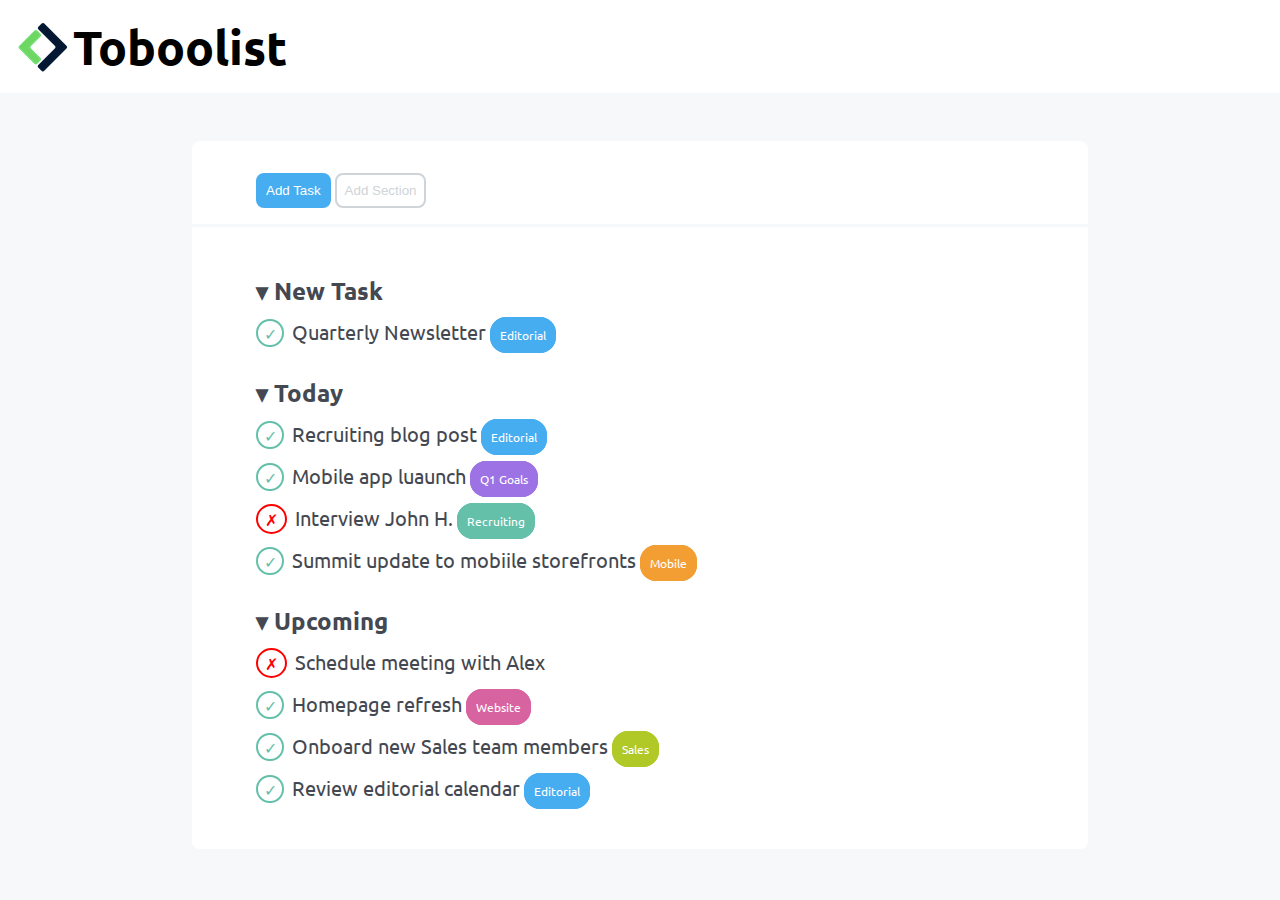
<file: index.html>
<!DOCTYPE html>
<html lang="en">

<head>
  <meta charset="UTF-8">
  <meta name="viewport" content="width=device-width, initial-scale=1.0">
  <title>Toboolist</title>

  <link rel="preconnect" href="https://fonts.googleapis.com">
  <link rel="preconnect" href="https://fonts.gstatic.com" crossorigin>
  <link
    href="https://fonts.googleapis.com/css2?family=Rubik:ital,wght@0,300..900;1,300..900&family=Ubuntu:ital,wght@0,300;0,400;0,500;0,700;1,300;1,400;1,500;1,700&display=swap"
    rel="stylesheet">

  <link rel="stylesheet" href="./assets/css/style.css">
</head>

<body>
  <!-- header -->
  <header>
    <img id="header_image" src="./assets/img/logo copia.png" alt="logo image">
    <span id="header_title">Toboolist</span>
  </header>
  <!-- /header -->

  <!-- main -->
  <main>

    <!-- first container -->
    <div class="nav_container">
      <nav id="nav_header">
        <button class="nav_button blue_button">Add Task</button>
        <button class="nav_button white_button">Add Section</button>
      </nav>
    </div>
    <!-- /first container -->

    <!-- main container -->
    <div class="main_container">

      <!-- new task section -->
      <section class="section_task">
        <div class="title">&#x25BE; New Task</div>
        <div class="row">
          <span class="ok_button">&check;</span>
          <span class="task_title">Quarterly Newsletter</span>
          <span class="list_button blue_button">Editorial</span>
        </div>
      </section>
      <!-- /new task section -->

      <!-- today task section -->
      <section class="section_task">
        <div class="title">&#x25BE; Today</div>
        <div class="row">
          <span class="ok_button">&check;</span>
          <span class="task_title">Recruiting blog post</span>
          <span class="list_button blue_button">Editorial</span>
        </div>
        <div class="row">
          <span class="ok_button">&check;</span>
          <span class="task_title">Mobile app luaunch</span>
          <span class="list_button violet_button">Q1 Goals</span>
        </div>
        <div class="row">
          <span class="no_button">&cross;</span>
          <span class="task_title">Interview John H.</span>
          <span class="list_button green_button">Recruiting</span>
        </div>
        <div class="row">
          <span class="ok_button">&check;</span>
          <span class="task_title">Summit update to mobiile storefronts</span>
          <span class="list_button orange_button">Mobile</span>
        </div>
      </section>
      <!-- /today task section -->

      <!-- upcoming task section -->
      <section class="section_task">
        <div class="title">&#x25BE; Upcoming</div>
        <div class="row">
          <span class="no_button">&cross;</span>
          <span class="task_title">Schedule meeting with Alex</span>
        </div>
        <div class="row">
          <span class="ok_button">&check;</span>
          <span class="task_title">Homepage refresh</span>
          <span class="list_button purple_button">Website</span>
        </div>
        <div class="row">
          <span class="ok_button">&check;</span>
          <span class="task_title">Onboard new Sales team members</span>
          <span class="list_button limegreen_button">Sales</span>
        </div>
        <div class="row">
          <span class="ok_button">&check;</span>
          <span class="task_title">Review editorial calendar</span>
          <span class="list_button blue_button">Editorial</span>
        </div>
      </section>
      <!-- /upcoming task section -->

    </div>
    <!-- main container -->

  </main>
  <!-- main -->

</body>

</html>
</file>
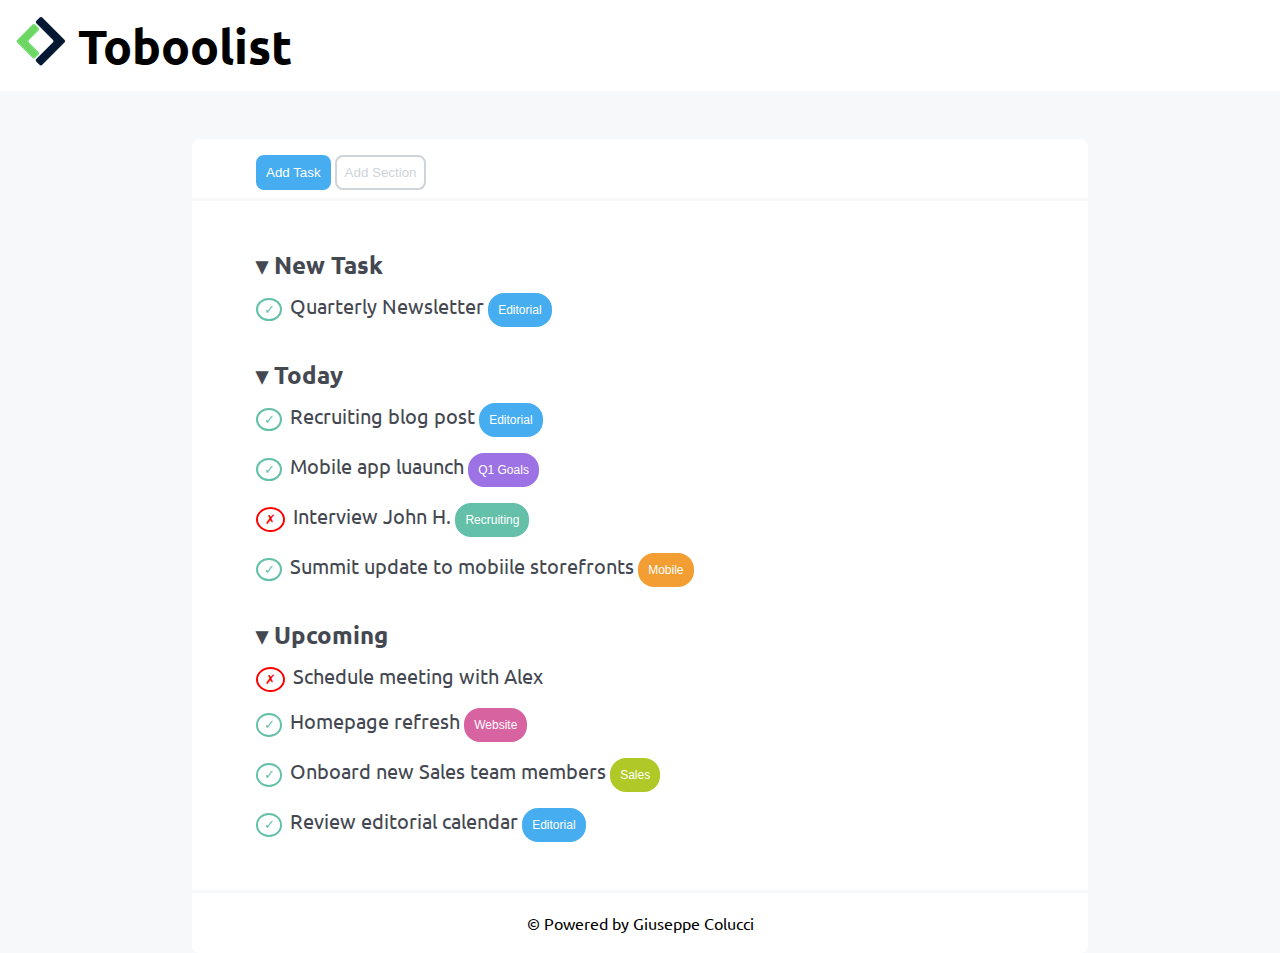
<file: bonus/index.html>
<!DOCTYPE html>
<html lang="en">

<head>
  <meta charset="UTF-8">
  <meta name="viewport" content="width=device-width, initial-scale=1.0">
  <title>Toboolist</title>

  <link rel="preconnect" href="https://fonts.googleapis.com">
  <link rel="preconnect" href="https://fonts.gstatic.com" crossorigin>
  <link
    href="https://fonts.googleapis.com/css2?family=Rubik:ital,wght@0,300..900;1,300..900&family=Ubuntu:ital,wght@0,300;0,400;0,500;0,700;1,300;1,400;1,500;1,700&display=swap"
    rel="stylesheet">

  <link rel="stylesheet" href="./style.css">
</head>

<body>
  <!-- header -->
  <header>
    <img id="header_image" src="../assets/img/Logo.png" alt="logo image">
    <span id="header_title">Toboolist</span>
  </header>
  <!-- /header -->

  <!-- main -->
  <main>

    <!-- first container -->
    <div class="nav_container">
      <nav id="nav_header">
        <button class="nav_button blue_button">Add Task</button>
        <button class="nav_button white_button">Add Section</button>
      </nav>
    </div>
    <!-- /first container -->

    <!-- main container -->
    <div class="main_container">

      <!-- new task section -->
      <section class="section_task">
        <div class="title">&#x25BE; New Task</div>
        <div class="row">
          <button class="ok_button">&check;</button>
          <span class="task_title">Quarterly Newsletter</span>
          <button class="list_button blue_button">Editorial</button>
        </div>
      </section>
      <!-- /new task section -->

      <!-- today task section -->
      <section class="section_task">
        <div class="title">&#x25BE; Today</div>
        <div class="row">
          <button class="ok_button">&check;</button>
          <span class="task_title">Recruiting blog post</span>
          <button class="list_button blue_button">Editorial</button>
        </div>
        <div class="row">
          <button class="ok_button">&check;</button>
          <span class="task_title">Mobile app luaunch</span>
          <button class="list_button violet_button">Q1 Goals</button>
        </div>
        <div class="row">
          <button class="no_button">&cross;</button>
          <span class="task_title">Interview John H.</span>
          <button class="list_button green_button">Recruiting</button>
        </div>
        <div class="row">
          <button class="ok_button">&check;</button>
          <span class="task_title">Summit update to mobiile storefronts</span>
          <button class="list_button orange_button">Mobile</button>
        </div>
      </section>
      <!-- /today task section -->

      <!-- upcoming task section -->
      <section class="section_task">
        <div class="title">&#x25BE; Upcoming</div>
        <div class="row">
          <button class="no_button">&cross;</button>
          <span class="task_title">Schedule meeting with Alex</span>
        </div>
        <div class="row">
          <button class="ok_button">&check;</button>
          <span class="task_title">Homepage refresh</span>
          <button class="list_button purple_button">Website</button>
        </div>
        <div class="row">
          <button class="ok_button">&check;</button>
          <span class="task_title">Onboard new Sales team members</span>
          <button class="list_button limegreen_button">Sales</button>
        </div>
        <div class="row">
          <button class="ok_button">&check;</button>
          <span class="task_title">Review editorial calendar</span>
          <button class="list_button blue_button">Editorial</button>
        </div>
      </section>
      <!-- /upcoming task section -->

    </div>
    <!-- main container -->

  </main>
  <!-- main -->

  <!-- footer -->
  <footer>

    <!-- footer container -->
    <div class="footer_container">
      <div>
        &copy; Powered by Giuseppe Colucci
      </div>
    </div>
    <!-- /footer container -->

  </footer>
  <!-- /footer -->


</body>

</html>
</file>
<file: assets/css/style.css>
/* common */

* {
  margin: 0;
  padding: 0;
  box-sizing: border-box;
}

:root {
  --blue-button: #47adf1;
  --violet-button: #9c72e4;
  --green-button: #64c0a9;
  --limegreen-button: #b0c926;
  --purple-button: #d863a1;
  --orange-button: #f29e33;
  --dark-text: #444851;
  --lightgray-text: #cfd4d8;
  --background-color: #f6f8f9;
}

/* body */

body {
  background-color: var(--background-color);
  font-family: "Ubuntu", serif;
}

/* header */

header {
  background-color: white;
  padding: 1rem 1rem 1rem 1rem;
}


#header_title {
  font-size: 3rem;
  font-weight: bold;
  vertical-align: middle;
}

#header_image {
  vertical-align: middle;
}

/* main */

main {
  width: 70%;
  margin: auto;
}

.nav_container {
  border-radius: 0.5rem 0.5rem 0 0;
  margin: 3rem 0 0 0;
  background-color: white;
  padding: 2rem 4rem 1rem 4rem;
}

.nav_button {
  padding: 0.5rem;
  border-radius: 0.5rem;
  color: white;
  border: 2px solid;
}

.list_button {
  color: white;
  border: 2px solid;
}

.blue_button {
  border-color: var(--blue-button);
  background-color: var(--blue-button);
}

.violet_button {
  border-color: var(--violet-button);
  background-color: var(--violet-button);
}

.green_button {
  border-color: var(--green-button);
  background-color: var(--green-button);
}

.orange_button {
  border-color: var(--orange-button);
  background-color: var(--orange-button);
}

.purple_button {
  border-color: var(--purple-button);
  background-color: var(--purple-button);
}

.limegreen_button {
  border-color: var(--limegreen-button);
  background-color: var(--limegreen-button);
}

.white_button {
  border-color: var(--lightgray-text);
  background-color: white;
  color: var(--lightgray-text);
}

.main_container {
  border-radius: 0 0 0.5rem 0.5rem;
  margin-top: 3px;
  background-color: white;
  padding: 1rem 4rem;
}

.section_task {
  margin: 2rem 0;
}

.title {
  font-size: 1.5rem;
  font-weight: bold;
  color: var(--dark-text);
  margin-bottom: 0.75rem;
}

.ok_button {
  color: var(--green-button);
  border: 2px solid var(--green-button);
  border-radius: 50%;
  padding: 0.15rem 0.35rem;
  margin-right: 0.25rem;
  background-color: white;
}

.no_button {
  color: red;
  border: 2px solid red;
  border-radius: 50%;
  padding: 0.2rem 0.45rem;
  margin-right: 0.25rem;
  background-color: white;
}

.task_title {
  font-size: 1.25rem;
  font-weight: 400;
  color: var(--dark-text);
}

.list_button {
  border-radius: 1rem;
  padding: 0.5rem;
  font-size: 0.75rem;
}

.row {
  margin-bottom: 1rem;
}
</file>
<file: bonus/style.css>
/* common */

* {
  margin: 0;
  padding: 0;
  box-sizing: border-box;
}

:root {
  --blue-button: #47adf1;
  --violet-button: #9c72e4;
  --green-button: #64c0a9;
  --limegreen-button: #b0c926;
  --purple-button: #d863a1;
  --orange-button: #f29e33;
  --dark-text: #444851;
  --lightgray-text: #cfd4d8;
  --background-color: #f6f8f9;
}

/* body */

body {
  background-color: var(--background-color);
  font-family: "Ubuntu", serif;
}

/* header */

header {
  background-color: white;
}

#header_image {
  padding: 1rem 0.5rem 1rem 1rem;
}

#header_title {
  display: inline-block;
  font-size: 3rem;
  font-weight: bold;
  vertical-align: top;
  padding: 15px 0;
}

/* main */

main {
  width: 70%;
  margin: auto;
}

.nav_container {
  border-radius: 0.5rem 0.5rem 0 0;
  margin: 3rem 0 0 0;
  background-color: white;
  padding: 1rem 4rem 0.5rem 4rem;
}

.nav_button {
  padding: 0.5rem;
  border-radius: 0.5rem;
  color: white;
  border: 2px solid;
}

.list_button {
  color: white;
  border: 2px solid;
}

.blue_button {
  border-color: var(--blue-button);
  background-color: var(--blue-button);
}

.violet_button {
  border-color: var(--violet-button);
  background-color: var(--violet-button);
}

.green_button {
  border-color: var(--green-button);
  background-color: var(--green-button);
}

.orange_button {
  border-color: var(--orange-button);
  background-color: var(--orange-button);
}

.purple_button {
  border-color: var(--purple-button);
  background-color: var(--purple-button);
}

.limegreen_button {
  border-color: var(--limegreen-button);
  background-color: var(--limegreen-button);
}

.white_button {
  border-color: var(--lightgray-text);
  background-color: white;
  color: var(--lightgray-text);
}

.main_container {
  margin-top: 3px;
  background-color: white;
  padding: 1rem 4rem;
}

.section_task {
  margin: 2rem 0;
}

.title {
  font-size: 1.5rem;
  font-weight: bold;
  color: var(--dark-text);
  margin-bottom: 0.75rem;
}

.ok_button {
  color: var(--green-button);
  border: 2px solid var(--green-button);
  border-radius: 50%;
  padding: 0.15rem 0.35rem;
  margin-right: 0.25rem;
  background-color: white;
}

.no_button {
  color: red;
  border: 2px solid red;
  border-radius: 50%;
  padding: 0.2rem 0.45rem;
  margin-right: 0.25rem;
  background-color: white;
}

.task_title {
  font-size: 1.25rem;
  font-weight: 400;
  color: var(--dark-text);
}

.list_button {
  border-radius: 1rem;
  padding: 0.5rem;
  font-size: 0.75rem;
}

.row {
  margin-bottom: 1rem;
}

/* footer */

.footer_container {
  width: 70%;
  margin: auto;
  border-radius: 0 0 0.5rem 0.5rem;
  margin-top: 3px;
  background-color: white;
  text-align: center;
  height: 60px;
  line-height: 60px;
}
</file>
